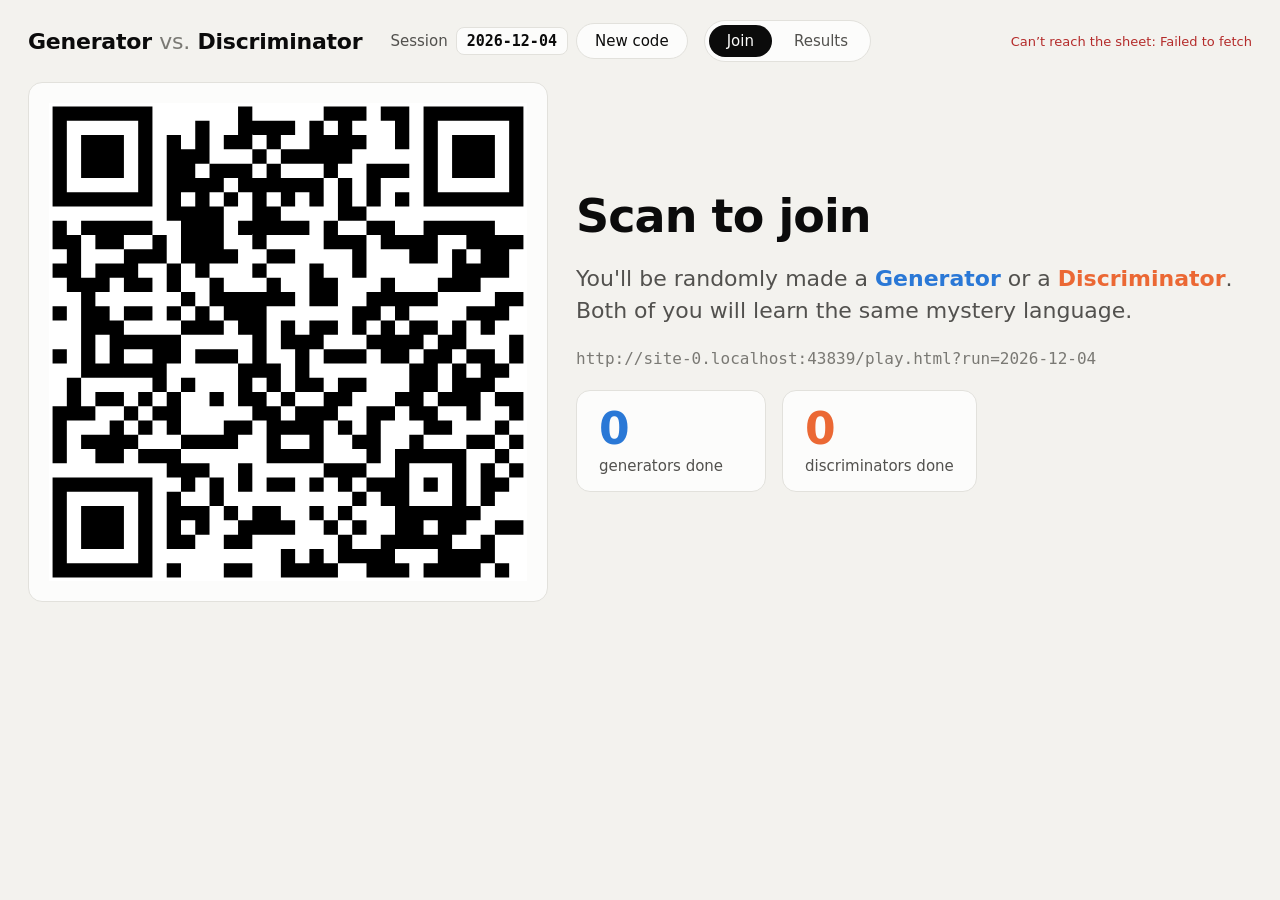
<file: index.html>
<!DOCTYPE html>
<html lang="en">
<head>
<meta charset="utf-8">
<meta name="viewport" content="width=device-width, initial-scale=1">
<title>Generator vs. Discriminator</title>
<link rel="stylesheet" href="style.css">
<style>
  body { padding: 20px 28px 40px; }
  header {
    display: flex; align-items: center; gap: 16px; flex-wrap: wrap;
    margin-bottom: 20px;
  }
  header h1 { font-size: 22px; margin: 0 12px 0 0; letter-spacing: -.01em; }
  .vs { color: var(--text-muted); font-weight: 400; }
  .session { display: flex; align-items: center; gap: 8px; color: var(--text-secondary); font-size: 15px; }
  .session code {
    font: 600 15px ui-monospace, SFMono-Regular, Menlo, monospace;
    background: var(--surface-1); border: 1px solid var(--line); border-radius: 8px; padding: 4px 10px;
    color: var(--text-primary);
  }
  .tabs { display: flex; gap: 4px; background: var(--surface-1); border: 1px solid var(--line); border-radius: 999px; padding: 4px; }
  .tabs button { border: 0; background: none; padding: 7px 18px; border-radius: 999px; font-size: 15px; color: var(--text-secondary); }
  .tabs button[aria-selected="true"] { background: var(--text-primary); color: var(--surface-1); }
  .spacer { flex: 1; }
  .status { font-size: 13px; color: var(--text-muted); }
  .status.err { color: #b42b2a; }
  .demo-flag { font-size: 12px; font-weight: 700; color: #8a5a00; background: #fff3d6; border-radius: 6px; padding: 3px 8px; }

  /* ---------- Join view ---------- */
  #join { display: grid; grid-template-columns: minmax(300px, 520px) 1fr; gap: 28px; align-items: stretch; }
  .qr { display: grid; place-items: center; padding: 20px; }
  .qr svg { width: 100%; height: auto; max-height: 72vh; }
  .join-text { display: flex; flex-direction: column; justify-content: center; gap: 22px; }
  .join-text h2 { font-size: 46px; margin: 0; letter-spacing: -.02em; line-height: 1.05; }
  .join-text p { font-size: 22px; line-height: 1.45; margin: 0; color: var(--text-secondary); }
  .url { font: 500 16px ui-monospace, SFMono-Regular, Menlo, monospace; color: var(--text-muted); word-break: break-all; }
  .counts { display: flex; gap: 16px; flex-wrap: wrap; }
  .count { padding: 16px 22px; min-width: 190px; }
  .count .n { font-size: 44px; font-weight: 800; line-height: 1; }
  .count .lbl { font-size: 15px; color: var(--text-secondary); margin-top: 6px; }
  .count.gen .n { color: var(--gen); }
  .count.disc .n { color: var(--disc); }

  /* ---------- Results view ---------- */
  .grid2 { display: grid; grid-template-columns: 1fr 1fr; gap: 22px; }
  .headline h2 { margin: 0 0 4px; font-size: 15px; font-weight: 600; }
  .big { font-size: 64px; font-weight: 800; line-height: 1; letter-spacing: -.03em; margin: 12px 0 4px; }
  .big-sub { font-size: 17px; color: var(--text-secondary); margin: 0 0 22px; }
  .bars { display: grid; grid-template-columns: 150px 1fr 64px; gap: 10px 12px; align-items: center; }
  .bars .lbl { font-size: 15px; color: var(--text-secondary); }
  .bars .val { font-size: 15px; font-weight: 600; text-align: right; font-variant-numeric: tabular-nums; }
  .track { height: 26px; background: var(--surface-0); border-radius: 4px; position: relative; }
  .fill { height: 100%; border-radius: 0 4px 4px 0; min-width: 2px; transition: width .6s ease; }
  .fill.chance { background: var(--chance); }
  .fill.gen { background: var(--gen); }
  .fill.disc { background: var(--disc); }
  .meta { display: flex; gap: 22px; margin-top: 18px; font-size: 15px; color: var(--text-secondary); flex-wrap: wrap; }
  .meta b { color: var(--text-primary); }

  .detail { margin-top: 22px; }
  .detail h3 { font-size: 15px; margin: 0 0 12px; font-weight: 600; }
  .detail h3 + .sub { margin-top: -8px; margin-bottom: 12px; font-size: 13px; color: var(--text-muted); }
  .section + .section { margin-top: 24px; }
  .chips { display: flex; flex-wrap: wrap; gap: 8px; }
  .chip { border: 1px solid var(--line); border-radius: 999px; padding: 5px 12px; font-size: 16px; background: var(--surface-0); }
  .chip small { color: var(--text-muted); margin-left: 4px; }
  .chip.bad { text-decoration: line-through; text-decoration-color: #e34948; }
  .reasons { margin: 0; padding: 0; list-style: none; font-size: 15px; }
  .reasons li { display: flex; justify-content: space-between; padding: 6px 0; border-bottom: 1px solid var(--line); }
  .reasons li span:last-child { font-weight: 600; font-variant-numeric: tabular-nums; }

  .words { display: grid; grid-template-columns: 110px 92px 1fr 52px; gap: 8px 12px; align-items: center; }
  .words .w { font-size: 18px; font-weight: 600; }
  .words .truth { font-size: 12px; font-weight: 600; color: var(--text-muted); }
  .words .val { font-size: 15px; font-weight: 600; text-align: right; font-variant-numeric: tabular-nums; }
  .words .track { height: 18px; }

  .empty { color: var(--text-muted); font-size: 15px; }
  #reveal { margin-top: 22px; border-left: 6px solid var(--text-primary); }
  #reveal h2 { margin: 0 0 10px; font-size: 26px; }
  #reveal p { font-size: 20px; line-height: 1.5; margin: 0 0 10px; }
  #reveal .ex { font-size: 18px; color: var(--text-secondary); }
  #reveal .ex b { color: var(--text-primary); }

  [hidden] { display: none !important; }
  @media (max-width: 900px) {
    #join, .grid2 { grid-template-columns: 1fr; }
  }
</style>
</head>
<body>

<header>
  <h1>Generator <span class="vs">vs.</span> Discriminator</h1>
  <div class="session">
    Session <code id="runCode"></code>
    <button class="btn" id="newCode" title="Start a fresh session (e.g. a second section today)">New code</button>
  </div>
  <div class="tabs" role="tablist">
    <button role="tab" id="tabJoin" aria-selected="true">Join</button>
    <button role="tab" id="tabResults" aria-selected="false">Results</button>
  </div>
  <button class="btn" id="revealBtn" hidden>Reveal the rule</button>
  <div class="spacer"></div>
  <span class="demo-flag" id="demoFlag" hidden>DEMO DATA</span>
  <span class="status" id="status"></span>
</header>

<!-- ======================= JOIN ======================= -->
<section id="join">
  <div class="card qr" id="qr" aria-label="QR code to join"></div>
  <div class="join-text">
    <h2>Scan to join</h2>
    <p>You'll be randomly made a <b style="color:var(--gen)">Generator</b> or a
       <b style="color:var(--disc)">Discriminator</b>. Both of you will learn the same mystery language.</p>
    <div class="url" id="joinUrl"></div>
    <div class="counts">
      <div class="card count gen"><div class="n" id="nGen">0</div><div class="lbl">generators done</div></div>
      <div class="card count disc"><div class="n" id="nDisc">0</div><div class="lbl">discriminators done</div></div>
    </div>
  </div>
</section>

<!-- ======================= RESULTS ======================= -->
<section id="results" hidden>
  <div class="grid2 headline">
    <div class="card">
      <h2><span class="tag gen">Generators</span></h2>
      <div class="big" id="genBig" style="color:var(--gen)">—</div>
      <p class="big-sub">of invented words belonged to the language</p>
      <div class="bars" id="genBars"></div>
      <div class="meta"><span><b id="genN">0</b> students</span><span>Felt like <b id="genDiff">—</b> / 5</span></div>
    </div>
    <div class="card">
      <h2><span class="tag disc">Discriminators</span></h2>
      <div class="big" id="discBig" style="color:var(--disc)">—</div>
      <p class="big-sub">of judgements were right</p>
      <div class="bars" id="discBars"></div>
      <div class="meta"><span><b id="discN">0</b> students</span><span>Felt like <b id="discDiff">—</b> / 5</span></div>
    </div>
  </div>

  <div class="grid2 detail">
    <div class="card">
      <div class="section">
        <h3>What happened to every invented word</h3>
        <div class="bars" id="genOutcomes"></div>
      </div>
      <div class="section">
        <h3>Most popular inventions</h3>
        <p class="sub" id="distinct"></p>
        <div class="chips" id="topWords"></div>
      </div>
      <div class="section">
        <h3>Why words didn't belong</h3>
        <ul class="reasons" id="mistakes"></ul>
      </div>
    </div>
    <div class="card">
      <div class="section">
        <h3>Which words fooled the discriminators</h3>
        <p class="sub">% of discriminators who judged each word correctly, hardest first</p>
        <div class="words" id="discWords"></div>
      </div>
    </div>
  </div>

  <div class="card" id="reveal" hidden>
    <h2>The rule</h2>
    <p id="ruleText"></p>
    <p id="revealText"></p>
    <p class="ex" id="examples"></p>
  </div>
</section>

<script src="vendor/qrcode.js"></script>
<script src="config.js"></script>
<script src="language.js"></script>
<script src="scoring.js"></script>
<script>
(function () {
  'use strict';
  const cfg = window.GVD_CONFIG || {};
  const params = new URLSearchParams(location.search);
  const DEMO = params.has('demo') || !cfg.scriptUrl || cfg.scriptUrl.indexOf('PASTE_') === 0;
  const POLL_MS = Math.max(2, Number(cfg.pollSeconds) || 4) * 1000;
  const $ = (id) => document.getElementById(id);

  // ---------------- Session (run) code ----------------
  // Default: today's date. Survives reloads. Only "New code" changes it.
  function today() {
    const d = new Date();
    return d.getFullYear() + '-' + String(d.getMonth() + 1).padStart(2, '0') + '-' + String(d.getDate()).padStart(2, '0');
  }
  function loadRun() {
    try {
      const s = JSON.parse(localStorage.getItem('gvd-run') || 'null');
      if (s && s.day === today() && s.code) return s.code;
    } catch (e) {}
    return today();
  }
  function saveRun(code) {
    try { localStorage.setItem('gvd-run', JSON.stringify({ day: today(), code: code })); } catch (e) {}
  }
  function nextRun(code) {
    const base = today();
    const m = code.match(/^(\d{4}-\d{2}-\d{2})-([a-z])$/);
    if (code === base) return base + '-b';
    if (m && m[1] === base && m[2] < 'z') return base + '-' + String.fromCharCode(m[2].charCodeAt(0) + 1);
    return base + '-' + Math.random().toString(36).slice(2, 4);
  }
  let run = loadRun();

  // ---------------- Join view ----------------
  function studentUrl() {
    const u = new URL('play.html', location.href);
    u.search = '';
    u.searchParams.set('run', run);
    if (DEMO) u.searchParams.set('demo', '1');
    return u.toString();
  }
  function renderJoin() {
    $('runCode').textContent = run;
    const url = studentUrl();
    $('joinUrl').textContent = url;
    const qr = qrcode(0, 'M');
    qr.addData(url);
    qr.make();
    $('qr').innerHTML = qr.createSvgTag({ cellSize: 8, margin: 2, scalable: true, alt: 'QR code: ' + url });
  }

  let confirmTimer = null;
  $('newCode').addEventListener('click', function () {
    const b = this;
    if (!b.classList.contains('warn')) {
      b.classList.add('warn');
      b.textContent = 'Start fresh? Click again';
      confirmTimer = setTimeout(function () { b.classList.remove('warn'); b.textContent = 'New code'; }, 3500);
      return;
    }
    clearTimeout(confirmTimer);
    b.classList.remove('warn'); b.textContent = 'New code';
    run = nextRun(run);
    saveRun(run);
    demoStart = Date.now();
    lastData = null;
    renderJoin();
    render(null);
    poll();
  });

  // ---------------- Tabs + reveal ----------------
  function setTab(which) {
    $('tabJoin').setAttribute('aria-selected', which === 'join');
    $('tabResults').setAttribute('aria-selected', which === 'results');
    $('join').hidden = which !== 'join';
    $('results').hidden = which !== 'results';
    $('revealBtn').hidden = which !== 'results';
  }
  $('tabJoin').addEventListener('click', () => setTab('join'));
  $('tabResults').addEventListener('click', () => setTab('results'));
  $('revealBtn').addEventListener('click', function () {
    const r = $('reveal');
    r.hidden = !r.hidden;
    this.textContent = r.hidden ? 'Reveal the rule' : 'Hide the rule';
    if (!r.hidden) r.scrollIntoView({ behavior: 'smooth', block: 'nearest' });
  });

  // ---------------- Rendering ----------------
  function pct(x) {
    if (x == null || isNaN(x)) return '—';
    if (x > 0 && x < 0.01) return '<1%';
    return Math.round(x * 100) + '%';
  }
  function esc(s) {
    return String(s).replace(/[&<>"']/g, (c) => ({ '&': '&amp;', '<': '&lt;', '>': '&gt;', '"': '&quot;', "'": '&#39;' }[c]));
  }
  function barRow(label, value, cls, display, tip) {
    const w = value == null ? 0 : Math.max(0, Math.min(1, value)) * 100;
    return '<div class="lbl">' + esc(label) + '</div>' +
           '<div class="track" title="' + esc(tip || (label + ': ' + display)) + '">' +
             '<div class="fill ' + cls + '" style="width:' + w + '%"></div></div>' +
           '<div class="val">' + esc(display) + '</div>';
  }

  function render(d) {
    const g = d && d.generator, k = d && d.discriminator;
    const gn = g ? g.n : 0, kn = k ? k.n : 0;
    $('nGen').textContent = gn;
    $('nDisc').textContent = kn;

    // Headline cards
    $('genBig').textContent = pct(g && g.accuracy);
    $('discBig').textContent = pct(k && k.accuracy);
    $('genN').textContent = gn;
    $('discN').textContent = kn;
    $('genDiff').textContent = g && g.difficulty != null ? g.difficulty.toFixed(1) : '—';
    $('discDiff').textContent = k && k.difficulty != null ? k.difficulty.toFixed(1) : '—';
    const gChance = g ? g.chance : 0.0018;
    $('genBars').innerHTML =
      barRow('Random letters', gChance, 'chance', pct(gChance), 'Chance that random letters happen to fit the language') +
      barRow('This class', g && g.accuracy, 'gen', pct(g && g.accuracy));
    $('discBars').innerHTML =
      barRow('Coin flip', 0.5, 'chance', '50%', 'Guessing at random gets half right') +
      barRow('This class', k && k.accuracy, 'disc', pct(k && k.accuracy));

    // Generator outcomes
    if (g && g.words) {
      const t = g.words;
      $('genOutcomes').innerHTML =
        barRow('Belonged + new', g.good / t, 'gen', String(g.good), g.good + ' of ' + t + ' words') +
        barRow('Broke a rule', g.invalid / t, 'chance', String(g.invalid), g.invalid + ' of ' + t + ' words') +
        barRow('Copied an example', g.copied / t, 'chance', String(g.copied), 'Memorization: ' + g.copied + ' of ' + t) +
        barRow('Repeated own word', g.repeated / t, 'chance', String(g.repeated), 'Repeats: ' + g.repeated + ' of ' + t);
      $('distinct').textContent = g.distinctGood + ' different good words from ' + g.n + ' generators';
      $('topWords').innerHTML = g.topWords.length
        ? g.topWords.map((x) => '<span class="chip">' + esc(x.word) + (x.count > 1 ? '<small>×' + x.count + '</small>' : '') + '</span>').join('')
        : '<span class="empty">None yet</span>';
      $('mistakes').innerHTML = g.mistakes.length
        ? g.mistakes.map((m) => '<li><span>' + esc(m.reason) + '</span><span>' + m.count + '</span></li>').join('')
        : '<li><span class="empty">No mistakes yet</span><span></span></li>';
    } else {
      $('genOutcomes').innerHTML = '<div class="empty" style="grid-column:1/-1">Waiting for generators…</div>';
      $('distinct').textContent = '';
      $('topWords').innerHTML = '';
      $('mistakes').innerHTML = '';
    }

    // Discriminator per-word
    if (k && k.answered) {
      const items = k.items.slice().sort((a, b) => (a.pctCorrect ?? 2) - (b.pctCorrect ?? 2));
      $('discWords').innerHTML = items.map((it) =>
        '<div class="w">' + esc(it.word) + '</div>' +
        '<div class="truth">' + (it.belongs ? 'BELONGS' : 'IMPOSTOR') + '</div>' +
        '<div class="track" title="' + esc(it.word + ': ' + it.correct + ' of ' + it.answered + ' correct') + '">' +
          '<div class="fill disc" style="width:' + ((it.pctCorrect || 0) * 100) + '%"></div></div>' +
        '<div class="val">' + pct(it.pctCorrect) + '</div>'
      ).join('');
    } else {
      $('discWords').innerHTML = '<div class="empty" style="grid-column:1/-1">Waiting for discriminators…</div>';
    }

    // Reveal panel
    if (d && d.language) {
      $('ruleText').textContent = d.language.rule;
      $('revealText').textContent = d.language.reveal;
      $('examples').innerHTML = 'The examples everyone saw: ' +
        d.language.examples.map((w) => /n$/.test(w) ? '<b>' + esc(w) + '</b>' : esc(w)).join(' · ');
    }
  }

  // ---------------- Data ----------------
  const L = window.GVD_LANGUAGE, S = window.GVD_SCORING;
  let lastData = null, lastOk = 0, inFlight = false;

  function setStatus(text, err) {
    $('status').textContent = text;
    $('status').classList.toggle('err', !!err);
  }

  function poll() {
    if (DEMO) { lastData = S.scoreRun(L, demoRows()); lastOk = Date.now(); render(lastData); setStatus('Demo'); return; }
    if (inFlight) return;
    inFlight = true;
    const thisRun = run;
    fetch(cfg.scriptUrl + '?action=all&round=r1&run=' + encodeURIComponent(thisRun))
      .then((r) => r.json())
      .then((d) => {
        if (!d.ok) throw new Error(d.error || 'bad response');
        if (thisRun !== run) return;   // session changed while we waited
        lastData = S.scoreRun(L, d.records || []); lastOk = Date.now();
        render(lastData);
        setStatus('Live');
      })
      .catch((e) => setStatus('Can’t reach the sheet: ' + e.message, true))
      .finally(() => { inFlight = false; });
  }

  setInterval(function () {
    if (!document.hidden) poll();
    if (!DEMO && lastOk) {
      const s = Math.round((Date.now() - lastOk) / 1000);
      if (s > POLL_MS / 1000 * 3) setStatus('Last update ' + s + 's ago', true);
    }
  }, POLL_MS);

  // ---------------- Demo data (no backend needed) ----------------
  // A fake class that fills in over ~40 seconds, scored by the real scoring code.
  let demoStart = Date.now();
  function demoRows() {
    const t = (Date.now() - demoStart) / 1000;
    const gn = Math.min(14, Math.floor(t / 2.5)), kn = Math.min(15, Math.floor(t / 2.2));
    let seed = 7;
    const rnd = () => (seed = (seed * 16807) % 2147483647) / 2147483647;
    const pick = (s) => s[Math.floor(rnd() * s.length)];
    const C = L.consonants, V = L.vowels;
    const goodWord = () => {
      let w = ''; const k = 2 + Math.floor(rnd() * 3);
      for (let i = 0; i < k; i++) w += pick(C) + pick(V);
      return rnd() < 0.25 ? w + 'n' : w;
    };
    const popular = ['sorika', 'mitano', 'kamiro'];
    const breakIt = (w) => pick([w + 't', w.slice(0, 2) + 'r' + w.slice(2), w.slice(0, 3) + 'a' + w.slice(3), 'a' + w, w + 's']);
    const rows = [];
    for (let i = 0; i < gn; i++) {
      const words = [];
      for (let j = 0; j < L.wordsPerGenerator; j++) {
        const r = rnd();
        if (r < 0.12) words.push(pick(popular));
        else if (r < 0.2) words.push(pick(L.examples));
        else if (r < 0.25 && words.length) words.push(words[words.length - 1]);
        else if (r < 0.58) words.push(goodWord());
        else if (r < 0.66) words.push(goodWord());
        else words.push(breakIt(goodWord()));
      }
      rows.push({ role: 'generator', difficulty: 3 + Math.floor(rnd() * 3), data: words });
    }
    const hardness = { hinporu: .55, haketan: .4, dokiren: .35, tamekot: .4, omika: .3, koaru: .2 };
    for (let i = 0; i < kn; i++) {
      const answers = {};
      L.testItems.forEach((it) => {
        const right = rnd() > (hardness[it.word] || 0.08);
        answers[it.word] = (it.belongs === right) ? 'yes' : 'no';
      });
      rows.push({ role: 'discriminator', difficulty: 1 + Math.floor(rnd() * 3), data: answers });
    }
    return rows;
  }

  // ---------------- Stay in sync with other copies of this page ----------------
  // E.g. the Join and Results slides of a reveal.js deck: when one gets a new code,
  // the browser fires a "storage" event in the others, and they switch too.
  window.addEventListener('storage', function (e) {
    if (e.key !== 'gvd-run') return;
    const next = loadRun();
    if (next === run) return;
    run = next;
    demoStart = Date.now();
    lastData = null;
    renderJoin();
    render(null);
    poll();
  });

  // ---------------- Start ----------------
  $('demoFlag').hidden = !DEMO;
  if (params.get('view') === 'results') setTab('results');
  renderJoin();
  render(null);
  poll();
})();
</script>
</body>
</html>
</file>
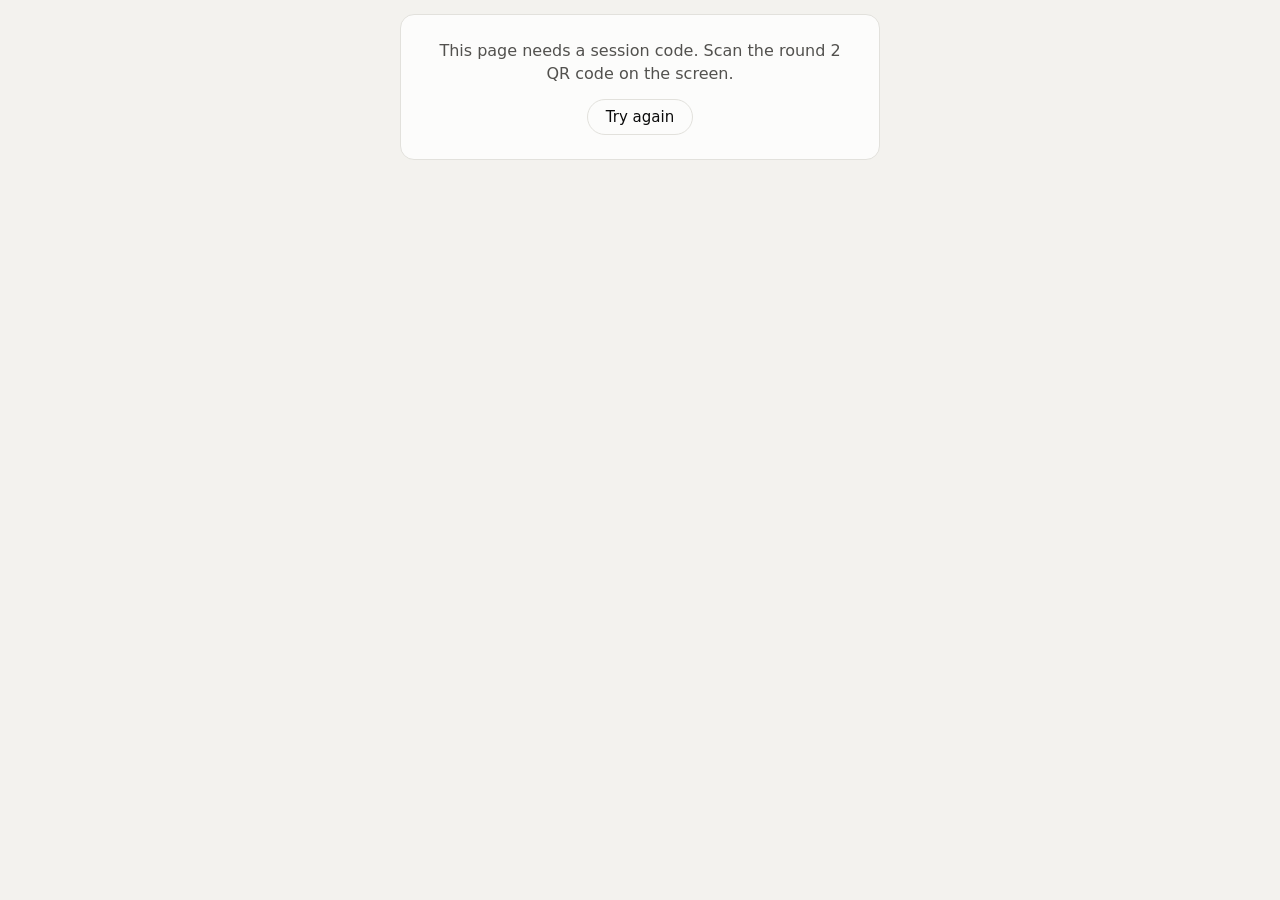
<file: place.html>
<!DOCTYPE html>
<html lang="en">
<head>
<meta charset="utf-8">
<meta name="viewport" content="width=device-width, initial-scale=1, maximum-scale=1">
<title>Round 2: Find the hidden rule</title>
<link rel="stylesheet" href="style.css">
<style>
  body { padding: 14px 14px 40px; }
  .wrap { max-width: 480px; margin: 0 auto; display: flex; flex-direction: column; gap: 14px; }
  .center { text-align: center; }
  .kicker { font-size: 14px; color: var(--text-muted); margin: 0 0 6px; }
  h1 { font-size: 28px; font-weight: 800; margin: 0 0 8px; letter-spacing: -.02em; color: var(--gen); }
  .job { font-size: 16px; line-height: 1.45; color: var(--text-secondary); margin: 0; }
  .status { font-size: 17px; font-weight: 700; text-align: center; min-height: 24px; }
  .board {
    position: relative; width: 100%; aspect-ratio: 1 / 1; background: #fff; border: 2px solid var(--line);
    border-radius: 12px; touch-action: manipulation; cursor: crosshair; user-select: none; -webkit-user-select: none;
  }
  .board svg { position: absolute; inset: 0; width: 100%; height: 100%; }
  .glyph { font: 800 64px ui-sans-serif, system-ui, sans-serif; fill: #111; dominant-baseline: central; text-anchor: middle; }
  .overlay { position: absolute; inset: 0; display: grid; place-items: center; border-radius: 12px; background: rgba(252,252,251,.85);
             font-size: 20px; font-weight: 700; color: var(--text-secondary); text-align: center; padding: 20px; }
  .verdict { font-size: 72px; font-weight: 900; }
  .yes { color: #0c7a37; } .no { color: #b42b2a; }
  .row { display: flex; gap: 10px; } .row > * { flex: 1; }
  .bigbtn { display: block; width: 100%; padding: 15px; border: 0; border-radius: 12px; font-size: 19px; font-weight: 700; color: #fff; background: var(--gen); }
  .bigbtn.ghost { background: var(--surface-1); color: var(--text-primary); border: 1px solid var(--line); }
  .bigbtn:disabled { opacity: .35; cursor: not-allowed; }
  .streak { display: flex; justify-content: center; gap: 8px; margin-top: 4px; }
  .dot { width: 18px; height: 18px; border-radius: 50%; border: 2px solid var(--line); }
  .dot.on { background: #0c7a37; border-color: #0c7a37; }
  .history { display: grid; grid-template-columns: repeat(5, 1fr); gap: 8px; }
  .mini { text-align: center; font-size: 12px; font-weight: 700; }
  .mini svg { width: 100%; aspect-ratio: 1 / 1; background: #fff; border: 2px solid var(--line); border-radius: 8px; display: block; }
  .mini.y svg { border-color: #0c7a37; } .mini.n svg { border-color: #b42b2a; }
  .mini text { font: 800 26px ui-sans-serif, system-ui, sans-serif; fill: #111; dominant-baseline: central; text-anchor: middle; }
  textarea { width: 100%; font: inherit; font-size: 17px; padding: 10px; border-radius: 10px; border: 1px solid var(--line); min-height: 80px; }
  .err { color: #b42b2a; font-size: 13px; text-align: center; min-height: 16px; margin: 0; }
  [hidden] { display: none !important; }
</style>
</head>
<body>
<div class="wrap">
  <div class="card center" id="problem" hidden><p class="job" id="problemText"></p>
    <button class="btn" style="margin-top:14px" onclick="location.reload()">Try again</button></div>
  <div class="card center" id="loading"><p class="job">Getting your secret rule…</p></div>

  <div id="game" hidden style="display:flex;flex-direction:column;gap:14px">
    <div class="card center">
      <p class="kicker">Round 2</p>
      <h1 id="title"></h1>
      <p class="job" id="help"></p>
    </div>

    <div class="status" id="status"></div>
    <div class="board" id="board" aria-label="Board: tap to place the + and then the =">
      <svg viewBox="0 0 1000 1000" id="boardSvg"></svg>
      <div class="overlay" id="overlay" hidden></div>
    </div>
    <div class="row">
      <button class="bigbtn ghost" id="clearBtn">Clear</button>
      <button class="bigbtn" id="checkBtn" disabled>Check</button>
    </div>
    <p class="err" id="saveErr"></p>

    <div class="card center"><div class="kicker">✓ in a row</div><div class="streak" id="streak"></div></div>

    <div class="card" id="guessCard" hidden>
      <p class="status" style="text-align:left;color:var(--gen)" id="guessTitle"></p>
      <p class="job" style="margin-bottom:10px">What do you think the secret rule is?</p>
      <textarea id="guessText" maxlength="300" placeholder="I think the rule is…"></textarea>
      <button class="bigbtn" id="guessBtn" style="margin-top:10px">Submit my guess</button>
    </div>
    <div class="card center" id="guessDone" hidden><p class="job">Guess saved. Eyes up front.</p></div>

    <div class="card">
      <div class="kicker">Your tries</div>
      <div class="history" id="history"></div>
    </div>
  </div>
</div>

<script src="config.js"></script>
<script src="round2-rule.js"></script>
<script>
(function () {
  'use strict';
  const R = window.GVD_ROUND2;
  const cfg = window.GVD_CONFIG || {};
  const params = new URLSearchParams(location.search);
  const run = (params.get('run') || '').trim();
  const DEMO = params.has('demo');
  const $ = (id) => document.getElementById(id);
  const store = (k, v) => { try { if (v === undefined) return localStorage.getItem(k); localStorage.setItem(k, v); } catch (e) { return null; } };
  const show = (id) => ['problem', 'loading', 'game'].forEach((x) => { $(x).hidden = x !== id; });
  const problem = (t) => { $('problemText').textContent = t; show('problem'); };

  if (!run) return problem('This page needs a session code. Scan the round 2 QR code on the screen.');
  const connected = cfg.scriptUrl && cfg.scriptUrl.indexOf('PASTE_') !== 0;
  if (!connected && !DEMO) return problem('This app isn’t connected yet (config.js has no Apps Script URL).');

  let client = store('gvd-r2p-client-' + run);
  if (!client) { client = Math.random().toString(36).slice(2, 10); store('gvd-r2p-client-' + run, client); }
  const saveKey = 'gvd-r2p-' + run;

  // Everything about this player, kept on the phone and mirrored to the server.
  let me = null;
  try { me = JSON.parse(store(saveKey) || 'null'); } catch (e) {}

  function post(body) {
    Object.assign(body, { round: 'r2', run: run, client: client });
    return fetch(cfg.scriptUrl, { method: 'POST', headers: { 'Content-Type': 'text/plain;charset=utf-8' }, body: JSON.stringify(body) })
      .then((r) => r.json()).then((d) => { if (!d.ok) throw new Error(d.error || 'failed'); return d; });
  }

  // ---------- Get a rule (once per session per phone) ----------
  // The board appears straight away and the rule is fetched in the background while the
  // student places the first + and =, so a whole room scanning at once never sees a wait.
  let onRule = () => {};
  function begin() {
    if (!me) me = { rule: null, attempts: [], guess: null };
    if (DEMO && !me.rule) me.rule = params.get('rule') || Object.keys(R.rules)[Math.floor(Math.random() * 4)];
    start();
    if (me.rule) return;
    let failures = 0;
    (function join() {
      post({ action: 'join' }).then((d) => {
        me.rule = d.rule; me.player = d.player;
        store(saveKey, JSON.stringify(me));
        $('saveErr').textContent = '';
        onRule();
      }).catch(() => {
        failures++;
        if (failures >= 3) $('saveErr').textContent = 'Still connecting to the class server…';
        setTimeout(join, Math.min(8000, 1000 * failures) + Math.random() * 2000);   // keep trying, spread out
      });
    })();
  }

  // ---------- Saving: never blocks the game; retries quietly until it gets through ----------
  let dirty = false, saving = false;
  function save() {
    store(saveKey, JSON.stringify(me));
    if (DEMO) return;
    dirty = true;
    flush();
  }
  function flush() {
    if (!dirty || saving) return;
    saving = true; dirty = false;
    post({ action: 'put', record: { rule: me.rule, attempts: me.attempts, guess: me.guess } })
      .then(() => { $('saveErr').textContent = ''; })
      .catch(() => { dirty = true; $('saveErr').textContent = 'Saving… (will keep trying)'; })
      .finally(() => { saving = false; if (dirty) setTimeout(flush, 3000); });
  }

  // ---------- The game ----------
  function start() {
    show('game');
    $('game').style.display = 'flex';
    onRule = () => refresh();
    $('title').textContent = R.title;
    $('help').textContent = R.help;
    if (me.rule && me.attempts.length) save();   // make sure the server has what this phone has

    let plus = null, eq = null, flashing = false;
    const clamp = (v) => Math.max(0.06, Math.min(0.94, v));
    const svg = $('boardSvg');

    function streak() { let s = 0; for (let i = me.attempts.length - 1; i >= 0 && me.attempts[i].v === 'yes'; i--) s++; return s; }
    function won() {
      let run = 0;
      return me.attempts.some((a) => { run = a.v === 'yes' ? run + 1 : 0; return run >= R.winStreak; });
    }
    const out = () => me.attempts.length >= R.maxAttempts;
    const finished = () => won() || out();

    function drawBoard() {
      let html = '';
      if (plus) html += '<text class="glyph" x="' + plus[0] * 1000 + '" y="' + plus[1] * 1000 + '">+</text>';
      if (eq) html += '<text class="glyph" x="' + eq[0] * 1000 + '" y="' + eq[1] * 1000 + '">=</text>';
      svg.innerHTML = html;
    }
    function mini(a) {
      return '<svg viewBox="0 0 100 100"><text x="' + a.px * 100 + '" y="' + a.py * 100 + '">+</text>' +
             '<text x="' + a.ex * 100 + '" y="' + a.ey * 100 + '">=</text></svg>';
    }
    function refresh() {
      const n = me.attempts.length;
      $('status').textContent = finished() && !won() ? 'That’s all ' + R.maxAttempts + ' tries.'
        : won() ? 'You found it: three ✓ in a row!'
        : !plus ? 'Try ' + (n + 1) + ' of ' + R.maxAttempts + ': tap to place the +'
        : !eq ? 'Now tap to place the ='
        : !me.rule ? 'One moment: getting your secret rule…'
        : 'Press Check (or tap to start over)';
      $('checkBtn').disabled = !(plus && eq) || finished() || flashing || !me.rule;
      $('clearBtn').disabled = finished();
      const s = Math.min(streak(), R.winStreak);
      $('streak').innerHTML = Array.from({ length: R.winStreak }, (_, i) => '<span class="dot' + (i < s ? ' on' : '') + '"></span>').join('');
      $('guessCard').hidden = !finished() || !!me.guess;
      $('guessTitle').textContent = won() ? 'Three ✓ in a row!' : 'Out of tries.';
      $('guessDone').hidden = !me.guess;
      $('history').innerHTML = me.attempts.map((a) => '<div class="mini ' + (a.v === 'yes' ? 'y' : 'n') + '">' + mini(a) +
        (a.v === 'yes' ? '<span class="yes">✓</span>' : '<span class="no">✗</span>') + '</div>').join('') ||
        '<span class="kicker" style="grid-column:1/-1">None yet.</span>';
      if (!flashing) {
        $('overlay').hidden = !finished();
        $('overlay').innerHTML = won() ? 'Nice work. Now write down your guess.' : 'All ' + R.maxAttempts + ' tries used.';
      }
    }

    $('board').addEventListener('click', (e) => {
      if (finished() || flashing) return;
      const r = $('board').getBoundingClientRect();
      const p = [clamp((e.clientX - r.left) / r.width), clamp((e.clientY - r.top) / r.height)];
      if (!plus || (plus && eq)) { plus = p; eq = null; } else { eq = p; }
      drawBoard(); refresh();
    });
    $('clearBtn').onclick = () => { plus = eq = null; drawBoard(); refresh(); };

    $('checkBtn').onclick = () => {
      if (!(plus && eq) || finished() || !me.rule) return;
      const a = { px: +plus[0].toFixed(3), py: +plus[1].toFixed(3), ex: +eq[0].toFixed(3), ey: +eq[1].toFixed(3) };
      a.v = R.rules[me.rule].test(a) ? 'yes' : 'no';
      me.attempts.push(a);
      save();
      flashing = true;
      $('overlay').hidden = false;
      $('overlay').innerHTML = '<div class="verdict ' + a.v + '">' + (a.v === 'yes' ? '✓' : '✗') + '</div>';
      refresh();
      setTimeout(() => { flashing = false; plus = eq = null; drawBoard(); refresh(); }, 1100);
    };

    $('guessBtn').onclick = () => {
      const g = $('guessText').value.trim();
      if (!g) return;
      me.guess = g.slice(0, 300);
      save(); refresh();
    };

    window.addEventListener('online', flush);
    drawBoard(); refresh();
  }

  begin();
})();
</script>
</body>
</html>
</file>
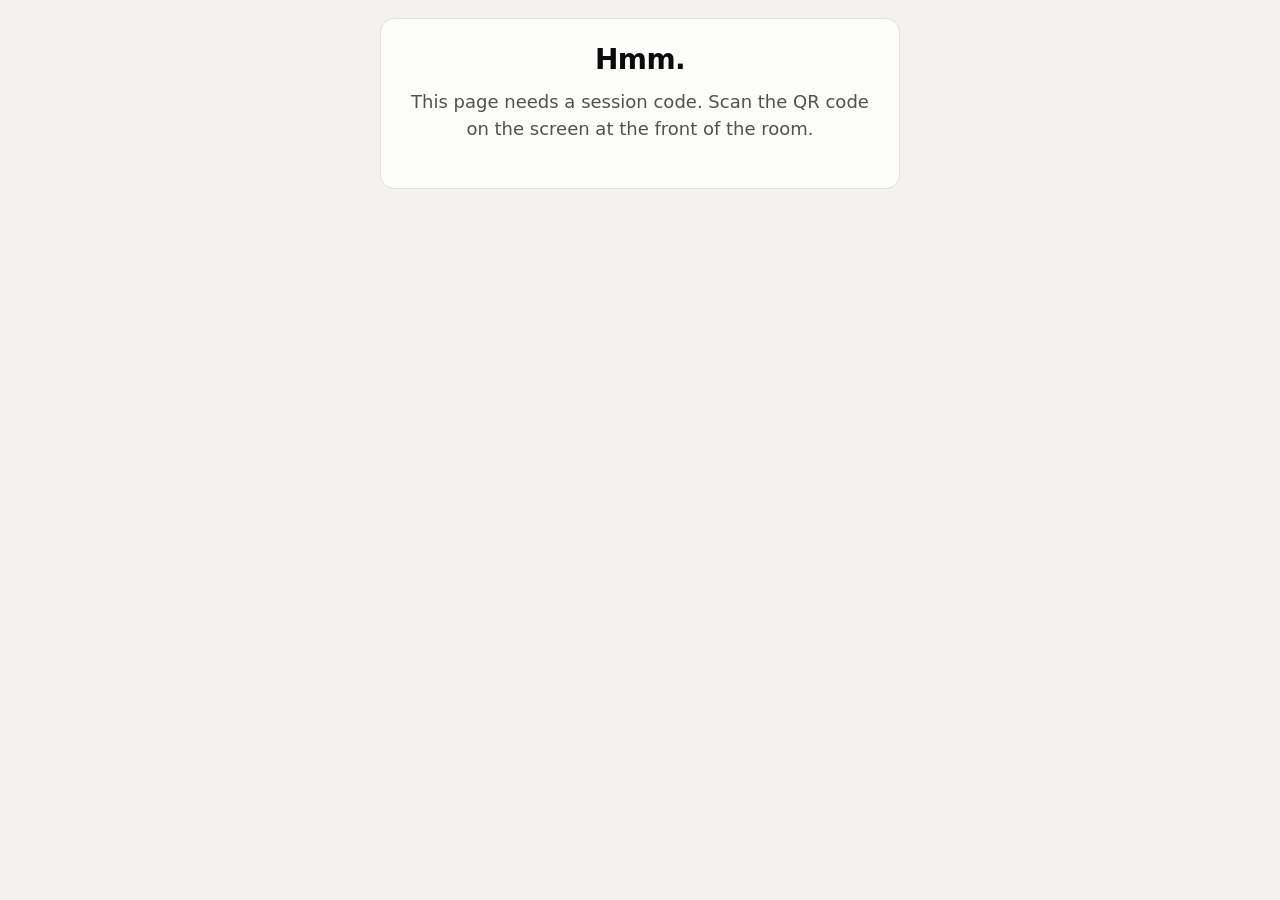
<file: play.html>
<!DOCTYPE html>
<html lang="en">
<head>
<meta charset="utf-8">
<meta name="viewport" content="width=device-width, initial-scale=1">
<title>Generator or Discriminator?</title>
<link rel="stylesheet" href="style.css">
<style>
  body { padding: 18px 16px 48px; }
  .wrap { max-width: 520px; margin: 0 auto; display: flex; flex-direction: column; gap: 16px; }
  .center { text-align: center; }
  .kicker { font-size: 15px; color: var(--text-muted); margin: 0 0 8px; }
  .role { font-size: 42px; font-weight: 800; margin: 0 0 12px; letter-spacing: -.02em; }
  .gen-c { color: var(--gen); }
  .disc-c { color: var(--disc); }
  .job { font-size: 18px; line-height: 1.5; color: var(--text-secondary); margin: 0 0 22px; }
  .bigbtn {
    display: block; width: 100%; padding: 16px; border: 0; border-radius: 12px;
    font-size: 20px; font-weight: 700; color: #fff;
  }
  .bigbtn.gen { background: var(--gen); }
  .bigbtn.disc { background: var(--disc); }
  .bigbtn:disabled { opacity: .35; cursor: not-allowed; }
  .note { font-size: 13px; color: var(--text-muted); margin-top: 14px; }
  h2 { font-size: 17px; margin: 0 0 4px; }
  .sub { font-size: 14px; color: var(--text-muted); margin: 0 0 14px; }
  .examples { display: flex; flex-wrap: wrap; gap: 8px; }
  .ex { font-size: 18px; padding: 5px 12px; border-radius: 999px; background: var(--surface-0); border: 1px solid var(--line); }

  .wordin { display: flex; align-items: center; gap: 10px; margin-bottom: 10px; }
  .wordin span { width: 18px; color: var(--text-muted); font-weight: 600; }
  .wordin input {
    flex: 1; font-size: 20px; padding: 10px 12px; border-radius: 10px;
    border: 1px solid var(--line); background: #fff; color: var(--text-primary);
  }
  .wordin input:focus { outline: 2px solid var(--gen); border-color: transparent; }
  .wordin input.bad { border-color: #e34948; }
  .err { color: #b42b2a; font-size: 14px; min-height: 18px; margin: 2px 0 0; }

  .judge { display: grid; grid-template-columns: 1fr auto; gap: 10px 12px; align-items: center; }
  .judge .w { font-size: 22px; font-weight: 700; }
  .pair { display: flex; gap: 6px; }
  .opt {
    border: 1px solid var(--line); background: #fff; border-radius: 10px;
    padding: 9px 12px; font-size: 15px; color: var(--text-secondary);
  }
  .opt[aria-pressed="true"] { background: var(--disc); border-color: var(--disc); color: #fff; font-weight: 600; }

  .scale { display: grid; grid-template-columns: repeat(5, 1fr); gap: 6px; }
  .scale button {
    border: 1px solid var(--line); background: #fff; border-radius: 10px; padding: 12px 0;
    font-size: 18px; font-weight: 600; color: var(--text-secondary);
  }
  .scale button[aria-pressed="true"] { background: var(--text-primary); color: #fff; border-color: var(--text-primary); }
  .scale-labels { display: flex; justify-content: space-between; font-size: 13px; color: var(--text-muted); margin-top: 6px; }

  .done-mark { font-size: 56px; line-height: 1; margin-bottom: 10px; }
  [hidden] { display: none !important; }
</style>
</head>
<body>
<div class="wrap">

  <!-- Problems (no session code, not connected, …) -->
  <div class="card center" id="problem" hidden>
    <p class="role" style="font-size:28px">Hmm.</p>
    <p class="job" id="problemText"></p>
  </div>

  <!-- Step 1: your role -->
  <div class="card center" id="intro" hidden>
    <p class="kicker">You've been randomly assigned. You are a…</p>
    <h1 class="role" id="roleName"></h1>
    <p class="job" id="roleJob"></p>
    <button class="bigbtn" id="startBtn">Start</button>
    <p class="note">Session <span id="runLabel"></span></p>
  </div>

  <!-- Step 2: the task -->
  <div id="task" hidden>
    <div class="card">
      <h2>Words from a mystery language</h2>
      <p class="sub">Study these. They all belong.</p>
      <div class="examples" id="examples"></div>
    </div>

    <div class="card" id="genTask" hidden style="margin-top:16px">
      <h2>Invent <span id="nWords">5</span> new words that belong</h2>
      <p class="sub">Don't copy the examples, and make your words different from each other.</p>
      <div id="wordInputs"></div>
      <p class="err" id="genErr"></p>
    </div>

    <div class="card" id="discTask" hidden style="margin-top:16px">
      <h2>Which of these belong?</h2>
      <p class="sub">Some are real words from the language. Some are impostors.</p>
      <div class="judge" id="judgeList"></div>
    </div>

    <div class="card" style="margin-top:16px">
      <h2>How hard was that?</h2>
      <div class="scale" id="scale"></div>
      <div class="scale-labels"><span>Easy</span><span>Very hard</span></div>
    </div>

    <div style="margin-top:16px">
      <button class="bigbtn" id="submitBtn" disabled>Submit</button>
      <p class="err center" id="submitErr"></p>
    </div>
  </div>

  <!-- Step 3: done -->
  <div class="card center" id="done" hidden>
    <div class="done-mark" id="doneMark">✓</div>
    <p class="role" style="font-size:32px">Done!</p>
    <p class="job">Eyes up front.</p>
  </div>
</div>

<script src="config.js"></script>
<script src="language.js"></script>
<script>
(function () {
  'use strict';
  const L = window.GVD_LANGUAGE;
  const cfg = window.GVD_CONFIG || {};
  const params = new URLSearchParams(location.search);
  const run = (params.get('run') || '').trim();
  const DEMO = params.has('demo');
  const $ = (id) => document.getElementById(id);

  function store(k, v) { try { if (v === undefined) return localStorage.getItem(k); localStorage.setItem(k, v); } catch (e) { return null; } }
  function show(id) { ['problem', 'intro', 'task', 'done'].forEach((x) => { $(x).hidden = x !== id; }); }
  function problem(t) { $('problemText').textContent = t; show('problem'); }

  if (!run) return problem('This page needs a session code. Scan the QR code on the screen at the front of the room.');
  const connected = cfg.scriptUrl && cfg.scriptUrl.indexOf('PASTE_') !== 0;
  if (!connected && !DEMO) return problem('This app isn’t connected yet (config.js has no Apps Script URL).');

  // ---------- Role: random once per session, sticky on this device ----------
  let role = params.get('role') || store('gvd-role-' + run);
  if (role !== 'generator' && role !== 'discriminator') role = Math.random() < 0.5 ? 'generator' : 'discriminator';
  store('gvd-role-' + run, role);
  let client = store('gvd-client-' + run);
  if (!client) { client = Math.random().toString(36).slice(2, 10); store('gvd-client-' + run, client); }

  const isGen = role === 'generator';
  const cls = isGen ? 'gen' : 'disc';

  if (store('gvd-done-' + run) === '1' && !params.has('again')) {
    $('doneMark').className = 'done-mark ' + cls + '-c';
    return show('done');
  }

  // ---------- Intro ----------
  $('roleName').textContent = isGen ? 'Generator' : 'Discriminator';
  $('roleName').className = 'role ' + cls + '-c';
  $('roleJob').innerHTML = isGen
    ? 'You’ll see some words from a mystery language. Then you’ll <b>invent new words</b> that belong to it.'
    : 'You’ll see some words from a mystery language. Then you’ll <b>judge</b> which new words belong and which are impostors.';
  $('runLabel').textContent = run + (DEMO ? ' (demo)' : '');
  $('startBtn').className = 'bigbtn ' + cls;
  $('startBtn').onclick = () => { show('task'); window.scrollTo(0, 0); };
  show('intro');

  // ---------- Task ----------
  $('examples').innerHTML = L.examples.map((w) => '<span class="ex">' + w + '</span>').join('');
  $('submitBtn').className = 'bigbtn ' + cls;

  let difficulty = null;
  const answers = {};
  const inputs = [];

  if (isGen) {
    $('genTask').hidden = false;
    $('nWords').textContent = L.wordsPerGenerator;
    for (let i = 0; i < L.wordsPerGenerator; i++) {
      const row = document.createElement('div');
      row.className = 'wordin';
      row.innerHTML = '<span>' + (i + 1) + '</span>';
      const inp = document.createElement('input');
      Object.assign(inp, { type: 'text', autocomplete: 'off', spellcheck: false, maxLength: 30 });
      inp.setAttribute('autocapitalize', 'none');
      inp.setAttribute('autocorrect', 'off');
      inp.setAttribute('aria-label', 'New word ' + (i + 1));
      inp.addEventListener('input', update);
      row.appendChild(inp);
      $('wordInputs').appendChild(row);
      inputs.push(inp);
    }
  } else {
    $('discTask').hidden = false;
    const items = L.testItems.map((t) => t.word);
    for (let i = items.length - 1; i > 0; i--) { const j = Math.floor(Math.random() * (i + 1)); [items[i], items[j]] = [items[j], items[i]]; }
    items.forEach((w) => {
      const label = document.createElement('div');
      label.className = 'w'; label.textContent = w;
      const pair = document.createElement('div');
      pair.className = 'pair';
      [['yes', 'Belongs'], ['no', 'Impostor']].forEach(([v, txt]) => {
        const b = document.createElement('button');
        b.className = 'opt'; b.textContent = txt; b.setAttribute('aria-pressed', 'false');
        b.onclick = () => {
          answers[w] = v;
          pair.querySelectorAll('button').forEach((x) => x.setAttribute('aria-pressed', String(x === b)));
          update();
        };
        pair.appendChild(b);
      });
      $('judgeList').append(label, pair);
    });
  }

  for (let d = 1; d <= 5; d++) {
    const b = document.createElement('button');
    b.textContent = d; b.setAttribute('aria-pressed', 'false');
    b.onclick = () => {
      difficulty = d;
      $('scale').querySelectorAll('button').forEach((x) => x.setAttribute('aria-pressed', String(x === b)));
      update();
    };
    $('scale').appendChild(b);
  }

  function update() {
    let ok = difficulty != null;
    if (isGen) {
      let msg = '';
      inputs.forEach((inp) => {
        const v = inp.value.trim();
        const bad = v !== '' && !/^[A-Za-z]+$/.test(v);
        inp.classList.toggle('bad', bad);
        if (bad) msg = 'Letters only, please.';
        if (v === '' || bad) ok = false;
      });
      $('genErr').textContent = msg;
    } else {
      ok = ok && L.testItems.every((t) => answers[t.word]);
    }
    $('submitBtn').disabled = !ok;
  }

  $('submitBtn').onclick = function () {
    const btn = this;
    btn.disabled = true; btn.textContent = 'Sending…';
    $('submitErr').textContent = '';
    const payload = {
      action: 'put', round: 'r1', run: run, client: client,
      record: { role: role, difficulty: difficulty, data: isGen ? inputs.map((i) => i.value.trim().toLowerCase()) : answers }
    };
    const finish = () => {
      store('gvd-done-' + run, '1');
      $('doneMark').className = 'done-mark ' + cls + '-c';
      show('done');
      window.scrollTo(0, 0);
    };
    if (DEMO) return setTimeout(finish, 400);
    // If the whole room submits at once some requests get turned away; keep retrying, spread out.
    let failures = 0;
    (function send() {
      fetch(cfg.scriptUrl, {
        method: 'POST',
        headers: { 'Content-Type': 'text/plain;charset=utf-8' },   // keeps it a "simple" request (no CORS preflight)
        body: JSON.stringify(payload)
      })
        .then((r) => r.json())
        .then((res) => { if (!res.ok) throw new Error(res.error || 'not saved'); finish(); })
        .catch(() => {
          failures++;
          if (failures >= 8) {
            btn.disabled = false; btn.textContent = 'Submit';
            $('submitErr').textContent = 'That didn’t go through. Check your connection and tap Submit again.';
            return;
          }
          btn.textContent = 'Sending… (busy, retrying)';
          setTimeout(send, Math.min(8000, 1000 * failures) + Math.random() * 2000);
        });
    })();
  };
})();
</script>
</body>
</html>
</file>
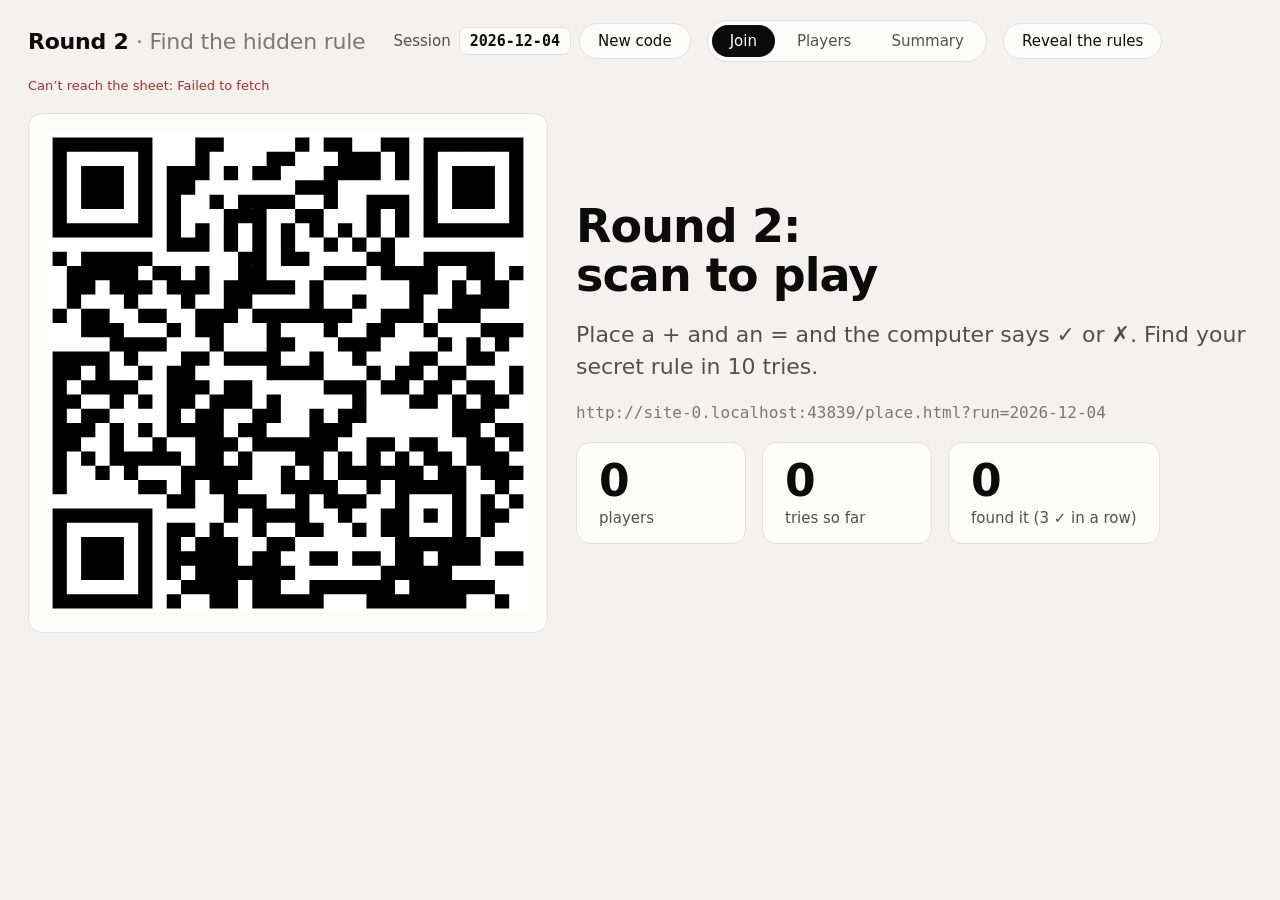
<file: round2.html>
<!DOCTYPE html>
<html lang="en">
<head>
<meta charset="utf-8">
<meta name="viewport" content="width=device-width, initial-scale=1">
<title>Round 2: Find the hidden rule</title>
<link rel="stylesheet" href="style.css">
<style>
  body { padding: 20px 28px 40px; }
  header { display: flex; align-items: center; gap: 16px; flex-wrap: wrap; margin-bottom: 20px; }
  header h1 { font-size: 22px; margin: 0 12px 0 0; letter-spacing: -.01em; }
  .muted-h { color: var(--text-muted); font-weight: 400; }
  .session { display: flex; align-items: center; gap: 8px; color: var(--text-secondary); font-size: 15px; }
  .session code { font: 600 15px ui-monospace, SFMono-Regular, Menlo, monospace; background: var(--surface-1);
    border: 1px solid var(--line); border-radius: 8px; padding: 4px 10px; color: var(--text-primary); }
  .tabs { display: flex; gap: 4px; background: var(--surface-1); border: 1px solid var(--line); border-radius: 999px; padding: 4px; }
  .tabs button { border: 0; background: none; padding: 7px 18px; border-radius: 999px; font-size: 15px; color: var(--text-secondary); }
  .tabs button[aria-selected="true"] { background: var(--text-primary); color: var(--surface-1); }
  .spacer { flex: 1; }
  .status { font-size: 13px; color: var(--text-muted); }
  .status.err { color: #b42b2a; }
  .demo-flag { font-size: 12px; font-weight: 700; color: #8a5a00; background: #fff3d6; border-radius: 6px; padding: 3px 8px; }
  .empty { color: var(--text-muted); font-size: 15px; }

  /* Join */
  #join { display: grid; grid-template-columns: minmax(300px, 520px) 1fr; gap: 28px; }
  .qr { display: grid; place-items: center; padding: 20px; }
  .qr svg { width: 100%; height: auto; max-height: 72vh; }
  .join-text { display: flex; flex-direction: column; justify-content: center; gap: 20px; }
  .join-text h2 { font-size: 46px; margin: 0; letter-spacing: -.02em; line-height: 1.05; }
  .join-text p { font-size: 22px; line-height: 1.45; margin: 0; color: var(--text-secondary); }
  .url { font: 500 16px ui-monospace, SFMono-Regular, Menlo, monospace; color: var(--text-muted); word-break: break-all; }
  .tiles { display: flex; gap: 16px; flex-wrap: wrap; }
  .tile { padding: 16px 22px; min-width: 170px; }
  .tile .n { font-size: 44px; font-weight: 800; line-height: 1; }
  .tile .lbl { font-size: 15px; color: var(--text-secondary); margin-top: 6px; }

  /* Players */
  .note { font-size: 14px; color: var(--text-muted); margin: 0 0 14px; }
  .pgrid { display: grid; grid-template-columns: repeat(auto-fill, minmax(150px, 1fr)); gap: 12px; }
  .pc { padding: 10px; }
  .pc .top { display: flex; justify-content: space-between; align-items: baseline; margin-bottom: 6px; gap: 6px; }
  .pc .name { font-size: 15px; font-weight: 700; }
  .pc .st { font-size: 12px; color: var(--text-muted); font-weight: 600; text-align: right; }
  .pc .st.won { color: #0c7a37; }
  .pc .rule { font-size: 12px; color: var(--disc); font-weight: 700; margin-bottom: 4px; }
  .pc svg.board { width: 100%; aspect-ratio: 1 / 1; background: #fff; border: 3px solid var(--line); border-radius: 8px; display: block; }
  .pc svg.board.y { border-color: #0c7a37; } .pc svg.board.n { border-color: #b42b2a; }
  svg text.g { font: 800 26px ui-sans-serif, system-ui, sans-serif; fill: #111; dominant-baseline: central; text-anchor: middle; }
  .slots { display: grid; grid-template-columns: repeat(10, 1fr); gap: 2px; margin-top: 6px; }
  .slot { height: 14px; border-radius: 2px; background: var(--surface-0); border: 1px solid var(--line); }
  .slot.y { background: #0c7a37; border-color: #0c7a37; }
  .slot.n { background: #b42b2a; border-color: #b42b2a; }

  /* Summary */
  .grid2 { display: grid; grid-template-columns: 1.25fr 1fr; gap: 22px; }
  .card h2 { font-size: 17px; margin: 0 0 4px; }
  .card .sub { font-size: 14px; color: var(--text-muted); margin: 0 0 18px; }
  .chart { display: grid; grid-template-columns: 44px 1fr; gap: 0 10px; }
  .yaxis { display: flex; flex-direction: column; justify-content: space-between; height: 280px; font-size: 13px; color: var(--text-muted); text-align: right; }
  .plot { position: relative; height: 280px; border-left: 1px solid var(--line); border-bottom: 1px solid var(--text-muted); }
  .gridline { position: absolute; left: 0; right: 0; border-top: 1px dashed var(--line); }
  .chance { position: absolute; left: 0; right: 0; border-top: 2px dashed var(--text-muted); z-index: 1; }
  .chance span { position: absolute; right: 4px; top: -20px; font-size: 12px; color: var(--text-muted); background: var(--surface-1); padding: 0 4px; }
  .bars { position: absolute; inset: 0; display: flex; align-items: flex-end; gap: 6px; padding: 0 6px; }
  .bar { flex: 1; background: var(--gen); border-radius: 4px 4px 0 0; min-height: 2px; position: relative; transition: height .5s ease; }
  .bar .v { position: absolute; top: -20px; left: 0; right: 0; text-align: center; font-size: 12px; font-weight: 600; color: var(--text-secondary); }
  .xlabels { grid-column: 2; display: flex; gap: 6px; padding: 6px 6px 0; }
  .xlabels div { flex: 1; text-align: center; font-size: 12px; color: var(--text-muted); line-height: 1.3; }
  .xtitle { grid-column: 2; text-align: center; font-size: 13px; color: var(--text-secondary); margin-top: 6px; }
  .scatters { display: grid; grid-template-columns: 1fr 1fr; gap: 14px; }
  .sc { text-align: center; font-size: 14px; font-weight: 600; }
  .sc svg { width: 100%; aspect-ratio: 1 / 1; background: #fff; border: 1px solid var(--line); border-radius: 8px; display: block; margin-bottom: 4px; }
  .legend { display: flex; gap: 16px; justify-content: center; font-size: 13px; color: var(--text-secondary); margin-top: 10px; }
  .legend i { display: inline-block; width: 10px; height: 10px; border-radius: 50%; margin-right: 5px; vertical-align: -1px; }
  .guesses { list-style: none; margin: 0; padding: 0; columns: 2; column-gap: 32px; }
  .guesses li { padding: 8px 0; border-bottom: 1px solid var(--line); font-size: 16px; line-height: 1.4; break-inside: avoid; }
  .guesses .who { font-size: 12px; color: var(--text-muted); font-weight: 600; display: block; margin-bottom: 2px; }

  #reveal { margin-top: 22px; border-left: 6px solid var(--text-primary); }
  #reveal p { font-size: 20px; line-height: 1.5; margin: 0; }
  [hidden] { display: none !important; }
  @media (max-width: 1000px) { #join, .grid2 { grid-template-columns: 1fr; } }
</style>
</head>
<body>

<header>
  <h1>Round 2 <span class="muted-h">· Find the hidden rule</span></h1>
  <div class="session">
    Session <code id="runCode"></code>
    <button class="btn" id="newCode" title="Start a fresh session (e.g. a second section today)">New code</button>
  </div>
  <div class="tabs" role="tablist">
    <button role="tab" data-view="join" aria-selected="true">Join</button>
    <button role="tab" data-view="players" aria-selected="false">Players</button>
    <button role="tab" data-view="summary" aria-selected="false">Summary</button>
  </div>
  <button class="btn" id="revealBtn">Reveal the rules</button>
  <div class="spacer"></div>
  <span class="demo-flag" id="demoFlag" hidden>DEMO DATA</span>
  <span class="status" id="status"></span>
</header>

<section id="join">
  <div class="card qr" id="qr" aria-label="QR code to join round 2"></div>
  <div class="join-text">
    <h2>Round 2:<br>scan to play</h2>
    <p>Place a + and an = and the computer says ✓ or ✗. Find your secret rule in 10 tries.</p>
    <div class="url" id="joinUrl"></div>
    <div class="tiles">
      <div class="card tile"><div class="n" id="tPlayers">0</div><div class="lbl">players</div></div>
      <div class="card tile"><div class="n" id="tTries">0</div><div class="lbl">tries so far</div></div>
      <div class="card tile"><div class="n" id="tWins">0</div><div class="lbl">found it (3 ✓ in a row)</div></div>
    </div>
  </div>
</section>

<section id="players" hidden>
  <p class="note">Everyone's latest try and their ✓ / ✗ so far. Rules stay hidden until you reveal them.</p>
  <div class="pgrid" id="pgrid"></div>
</section>

<section id="summary" hidden>
  <div class="tiles" id="sumTiles" style="margin-bottom:22px"></div>
  <div class="grid2">
    <div class="card">
      <h2>Learning from ✓ and ✗</h2>
      <p class="sub">Share of tries that got a ✓, by try number, across everyone</p>
      <div id="chart"></div>
    </div>
    <div class="card">
      <h2>Where the = landed, relative to the +</h2>
      <p class="sub">The + is at the centre of each square; every dot is one try</p>
      <div class="scatters" id="scatters"></div>
      <div class="legend"><span><i style="background:#0c7a37"></i>✓ accepted</span><span><i style="background:#b42b2a"></i>✗ rejected</span></div>
    </div>
  </div>
  <div class="card" style="margin-top:22px">
    <h2>What players think the rule is</h2>
    <ul class="guesses" id="guesses"></ul>
  </div>
</section>

<div class="card" id="reveal" hidden><p id="revealText"></p></div>

<script src="vendor/qrcode.js"></script>
<script src="config.js"></script>
<script src="round2-rule.js"></script>
<script>
(function () {
  'use strict';
  const R = window.GVD_ROUND2;
  const cfg = window.GVD_CONFIG || {};
  const params = new URLSearchParams(location.search);
  const DEMO = params.has('demo') || !cfg.scriptUrl || cfg.scriptUrl.indexOf('PASTE_') === 0;
  const POLL_MS = Math.max(2, Number(cfg.pollSeconds) || 4) * 1000;
  const RULE_ORDER = R.ruleOrder;
  const $ = (id) => document.getElementById(id);
  const esc = (s) => String(s).replace(/[&<>"']/g, (c) => ({ '&': '&amp;', '<': '&lt;', '>': '&gt;', '"': '&quot;', "'": '&#39;' }[c]));

  // ---------------- Session code (shared with round 1: same storage key) ----------------
  function today() {
    const d = new Date();
    return d.getFullYear() + '-' + String(d.getMonth() + 1).padStart(2, '0') + '-' + String(d.getDate()).padStart(2, '0');
  }
  function loadRun() {
    try { const s = JSON.parse(localStorage.getItem('gvd-run') || 'null'); if (s && s.day === today() && s.code) return s.code; } catch (e) {}
    return today();
  }
  function saveRun(code) { try { localStorage.setItem('gvd-run', JSON.stringify({ day: today(), code: code })); } catch (e) {} }
  function nextRun(code) {
    const base = today(), m = code.match(/^(\d{4}-\d{2}-\d{2})-([a-z])$/);
    if (code === base) return base + '-b';
    if (m && m[1] === base && m[2] < 'z') return base + '-' + String.fromCharCode(m[2].charCodeAt(0) + 1);
    return base + '-' + Math.random().toString(36).slice(2, 4);
  }
  let run = loadRun();

  function studentUrl() {
    const u = new URL('place.html', location.href);
    u.search = ''; u.searchParams.set('run', run);
    if (DEMO) u.searchParams.set('demo', '1');
    return u.toString();
  }
  function renderJoin() {
    $('runCode').textContent = run;
    const url = studentUrl();
    $('joinUrl').textContent = url;
    const qr = qrcode(0, 'M'); qr.addData(url); qr.make();
    $('qr').innerHTML = qr.createSvgTag({ cellSize: 8, margin: 2, scalable: true, alt: 'QR code: ' + url });
  }
  function switchRun(next) { run = next; data = null; demo = null; demoStart = Date.now(); renderJoin(); render(); poll(); }

  let confirmTimer = null;
  $('newCode').addEventListener('click', function () {
    const b = this;
    if (!b.classList.contains('warn')) {
      b.classList.add('warn'); b.textContent = 'Start fresh? Click again';
      confirmTimer = setTimeout(() => { b.classList.remove('warn'); b.textContent = 'New code'; }, 3500);
      return;
    }
    clearTimeout(confirmTimer); b.classList.remove('warn'); b.textContent = 'New code';
    const next = nextRun(run); saveRun(next); switchRun(next);
  });
  // Other copies of the instructor pages (other slides, other tabs) changed the code: follow them.
  window.addEventListener('storage', (e) => { if (e.key === 'gvd-run') { const n = loadRun(); if (n !== run) switchRun(n); } });

  // ---------------- Tabs + reveal ----------------
  function setView(v) {
    document.querySelectorAll('.tabs button').forEach((b) => b.setAttribute('aria-selected', String(b.dataset.view === v)));
    ['join', 'players', 'summary'].forEach((x) => { $(x).hidden = x !== v; });
  }
  document.querySelectorAll('.tabs button').forEach((b) => b.addEventListener('click', () => setView(b.dataset.view)));
  let revealed = false;
  $('revealText').textContent = R.revealText;
  $('revealBtn').addEventListener('click', function () {
    revealed = !revealed;
    $('reveal').hidden = !revealed;
    this.textContent = revealed ? 'Hide the rules' : 'Reveal the rules';
    render();
  });

  function wonAt(atts) {
    let s = 0;
    for (let i = 0; i < atts.length; i++) { s = atts[i].v === 'yes' ? s + 1 : 0; if (s === R.winStreak) return i + 1; }
    return null;
  }

  // ---------------- Rendering ----------------
  let data = null;

  function render() {
    const recs = (data && data.records) || [];
    const players = (data && data.players) || 0;
    const tries = recs.reduce((n, r) => n + r.attempts.length, 0);
    const wins = recs.map((r) => wonAt(r.attempts)).filter((x) => x != null).sort((a, b) => a - b);
    $('tPlayers').textContent = players;
    $('tTries').textContent = tries;
    $('tWins').textContent = wins.length;

    // Players grid
    $('pgrid').innerHTML = recs.length ? recs.slice().sort((a, b) => a.player - b.player).map((r) => {
      const w = wonAt(r.attempts), last = r.attempts[r.attempts.length - 1];
      const st = w ? '✓ found it in ' + w : r.attempts.length >= R.maxAttempts ? 'out of tries'
               : r.attempts.length ? 'try ' + (r.attempts.length + 1) + ' of ' + R.maxAttempts : 'just joined';
      const board = '<svg class="board ' + (last ? (last.v === 'yes' ? 'y' : 'n') : '') + '" viewBox="0 0 100 100">' +
        (last ? '<text class="g" x="' + last.px * 100 + '" y="' + last.py * 100 + '">+</text>' +
                '<text class="g" x="' + last.ex * 100 + '" y="' + last.ey * 100 + '">=</text>' : '') + '</svg>';
      const slots = Array.from({ length: R.maxAttempts }, (_, i) => {
        const a = r.attempts[i];
        return '<div class="slot ' + (a ? (a.v === 'yes' ? 'y' : 'n') : '') + '"></div>';
      }).join('');
      return '<div class="card pc"><div class="top"><span class="name">#' + r.player + '</span>' +
        '<span class="st' + (w ? ' won' : '') + '">' + st + '</span></div>' +
        (revealed ? '<div class="rule">' + esc(R.rules[r.rule].short) + '</div>' : '') +
        board + '<div class="slots">' + slots + '</div></div>';
    }).join('') : '<p class="empty">Nobody has played yet.</p>';

    // Summary tiles
    const tile = (n, l) => '<div class="card tile"><div class="n">' + n + '</div><div class="lbl">' + l + '</div></div>';
    $('sumTiles').innerHTML = tile(players, 'players') + tile(tries, 'tries') + tile(wins.length, 'found the rule') +
      tile(wins.length ? wins[Math.floor((wins.length - 1) / 2)] : '—', 'typical tries to find it');

    // Learning curve
    const maxA = Math.min(R.maxAttempts, recs.reduce((m, r) => Math.max(m, r.attempts.length), 0));
    if (!maxA) {
      $('chart').innerHTML = '<p class="empty">Waiting for the first tries…</p>';
    } else {
      const curve = [];
      for (let a = 1; a <= maxA; a++) {
        const at = recs.map((r) => r.attempts[a - 1]).filter(Boolean);
        curve.push({ a: a, n: at.length, yes: at.filter((x) => x.v === 'yes').length });
      }
      const grid = [0, 25, 50, 75, 100].map((p) => '<div class="gridline" style="bottom:' + p + '%"></div>').join('');
      const bars = curve.map((c) => {
        const pct = c.n ? c.yes / c.n : 0;
        return '<div class="bar" style="height:' + pct * 100 + '%" title="Try ' + c.a + ': ' + c.yes + ' of ' + c.n + ' got ✓">' +
               '<span class="v">' + Math.round(pct * 100) + '%</span></div>';
      }).join('');
      $('chart').innerHTML =
        '<div class="chart"><div class="yaxis"><span>100%</span><span>75%</span><span>50%</span><span>25%</span><span>0%</span></div>' +
        '<div class="plot">' + grid + '<div class="chance" style="bottom:' + R.chance * 100 + '%"><span>random placing ≈ ' + Math.round(R.chance * 100) + '%</span></div>' +
        '<div class="bars">' + bars + '</div></div>' +
        '<div class="xlabels">' + curve.map((c) => '<div>#' + c.a + '<br>n=' + c.n + '</div>').join('') + '</div>' +
        '<div class="xtitle">Try number (n = players who got that far)</div></div>';
    }

    // Where the = landed relative to the +, one square per rule
    $('scatters').innerHTML = RULE_ORDER.map((rule, k) => {
      const pts = [];
      recs.filter((r) => r.rule === rule).forEach((r) => r.attempts.forEach((a) => pts.push(a)));
      const dots = pts.map((a) => {
        const x = 50 + (a.ex - a.px) * 50, y = 50 + (a.ey - a.py) * 50;
        return '<circle cx="' + x.toFixed(1) + '" cy="' + y.toFixed(1) + '" r="2.2" fill="' +
               (a.v === 'yes' ? '#0c7a37' : '#b42b2a') + '" fill-opacity="' + (a.v === 'yes' ? .8 : .45) + '"/>';
      }).join('');
      const label = revealed ? esc(R.rules[rule].short) : 'Rule ' + (k + 1);
      return '<div class="sc"><svg viewBox="0 0 100 100">' +
        '<line x1="50" y1="0" x2="50" y2="100" stroke="#e2e1dc"/><line x1="0" y1="50" x2="100" y2="50" stroke="#e2e1dc"/>' +
        dots + '<text class="g" x="50" y="50" style="font-size:14px">+</text></svg>' + label +
        ' <span class="muted">(' + pts.length + ')</span></div>';
    }).join('');

    // Guesses
    const gs = recs.filter((r) => r.guess);
    $('guesses').innerHTML = gs.length ? gs.map((r) => '<li><span class="who">#' + r.player +
        (revealed ? ' · rule: ' + esc(R.rules[r.rule].short) : '') + '</span>' + esc(r.guess) + '</li>').join('')
      : '<li class="empty">No guesses yet. Players are asked when they finish.</li>';
  }

  // ---------------- Data ----------------
  let lastOk = 0, inFlight = false;
  function setStatus(t, err) { $('status').textContent = t; $('status').classList.toggle('err', !!err); }
  function poll() {
    if (DEMO) { data = demoData(); render(); setStatus('Demo'); return; }
    if (inFlight) return;
    inFlight = true;
    const thisRun = run;
    fetch(cfg.scriptUrl + '?action=all&round=r2&run=' + encodeURIComponent(thisRun))
      .then((r) => r.json())
      .then((d) => { if (!d.ok) throw new Error(d.error || 'bad response'); if (thisRun !== run) return; data = d; lastOk = Date.now(); render(); setStatus('Live'); })
      .catch((e) => setStatus('Can’t reach the sheet: ' + e.message, true))
      .finally(() => { inFlight = false; });
  }
  setInterval(() => {
    if (document.hidden) return;
    poll();
    if (!DEMO && lastOk && Date.now() - lastOk > POLL_MS * 3) setStatus('Last update ' + Math.round((Date.now() - lastOk) / 1000) + 's ago', true);
  }, POLL_MS);

  // ---------------- Demo data: a class of 24 that fills in over ~40 seconds ----------------
  let demo = null, demoStart = Date.now();
  function demoData() {
    if (!demo) {
      let seed = 5;
      const rnd = () => (seed = (seed * 16807) % 2147483647) / 2147483647;
      const guessText = { above: 'the = goes up and to the left', right: '= top right of the +',
                          left: 'equals below the plus, on the left side', below: 'the = has to be lower and to the right' };
      demo = Array.from({ length: 24 }, (_, i) => {
        const rule = RULE_ORDER[(i + 2) % 4], atts = [];
        let knows = false, streak = 0;
        for (let k = 0; k < R.maxAttempts && streak < R.winStreak; k++) {
          const px = .2 + rnd() * .6, py = .2 + rnd() * .6;
          let ex, ey;
          if (knows) { const d = R.rules[rule].dir; ex = px + d[0] * (.08 + rnd() * .25); ey = py + d[1] * (.08 + rnd() * .25); }
          else { ex = .1 + rnd() * .8; ey = .1 + rnd() * .8; }
          const a = { px: px, py: py, ex: Math.min(.94, Math.max(.06, ex)), ey: Math.min(.94, Math.max(.06, ey)) };
          a.v = R.rules[rule].test(a) ? 'yes' : 'no';
          atts.push(a);
          streak = a.v === 'yes' ? streak + 1 : 0;
          if (!knows && rnd() < 0.22) knows = true;
        }
        return { player: i + 1, rule: rule, attempts: atts, guess: streak >= R.winStreak && i % 3 ? guessText[rule] : null };
      });
    }
    const t = (Date.now() - demoStart) / 1000;
    const shown = demo.slice(0, Math.min(24, Math.floor(t * 1.5) + 4)).map((r) => {
      const n = Math.min(r.attempts.length, Math.floor(t / 3.5));
      return Object.assign({}, r, { attempts: r.attempts.slice(0, n), guess: n === r.attempts.length ? r.guess : null });
    });
    return { players: shown.length, records: shown };
  }

  $('demoFlag').hidden = !DEMO;
  renderJoin(); render();
  const v = params.get('view');
  if (v === 'players' || v === 'summary') setView(v);
  poll();
})();
</script>
</body>
</html>
</file>
<file: style.css>
:root {
  color-scheme: light;
  --surface-0: #f3f2ee;
  --surface-1: #fcfcfb;
  --line: #e2e1dc;
  --text-primary: #0b0b0b;
  --text-secondary: #52514e;
  --text-muted: #7a7974;
  --gen: #2a78d6;        /* generators: categorical slot 1 */
  --disc: #eb6834;       /* discriminators: categorical slot 2 */
  --chance: #c9c8c2;     /* random-guessing baseline */
  --radius: 14px;
  font-family: ui-sans-serif, system-ui, -apple-system, "Segoe UI", Roboto, "Helvetica Neue", Arial, sans-serif;
}

* { box-sizing: border-box; }
html, body { margin: 0; background: var(--surface-0); color: var(--text-primary); }
button { font: inherit; cursor: pointer; }

.card {
  background: var(--surface-1);
  border: 1px solid var(--line);
  border-radius: var(--radius);
  padding: 24px 28px;
}

.muted { color: var(--text-muted); }
.secondary { color: var(--text-secondary); }

.btn {
  border: 1px solid var(--line);
  background: var(--surface-1);
  color: var(--text-primary);
  border-radius: 999px;
  padding: 8px 18px;
  font-size: 15px;
}
.btn:hover { border-color: var(--text-muted); }
.btn.primary { background: var(--text-primary); color: var(--surface-1); border-color: var(--text-primary); }
.btn.warn { border-color: #e34948; color: #b42b2a; }

.tag {
  display: inline-block;
  font-size: 13px;
  font-weight: 600;
  letter-spacing: .02em;
  padding: 2px 10px;
  border-radius: 999px;
  border: 1px solid currentColor;
}
.tag.gen { color: var(--gen); }
.tag.disc { color: var(--disc); }
</file>
